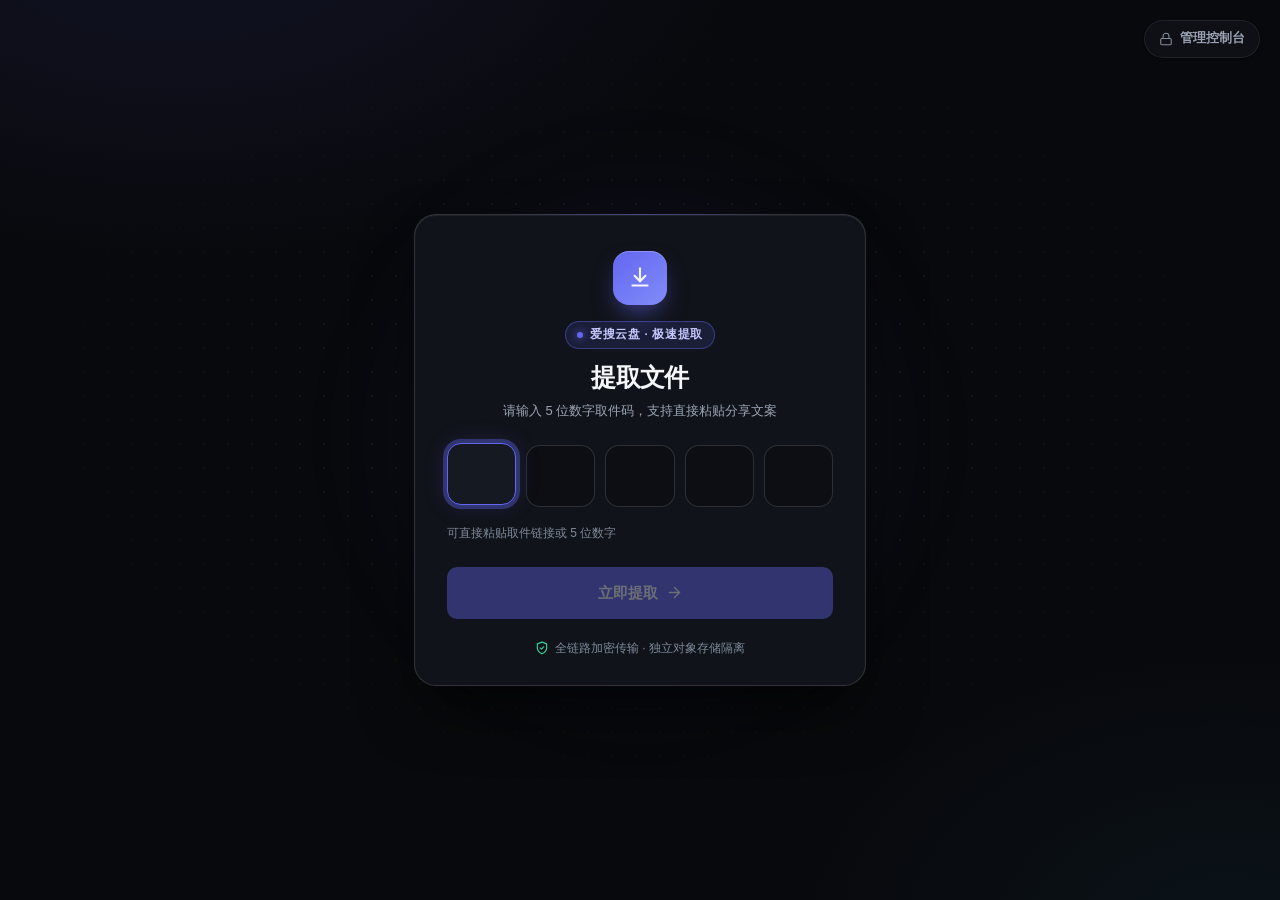
<file: index.html>
<!doctype html>
<html lang="zh-CN">
<head>
  <meta charset="utf-8">
  <meta name="viewport" content="width=device-width, initial-scale=1, viewport-fit=cover">
  <title>爱搜云盘 · 文件提取</title>
  <meta name="description" content="爱搜云盘：输入 5 位数字取件码即可极速提取文件，支持有效期与限次安全分享。">
  <link rel="stylesheet" href="/tokens.css?v=2">
  <link rel="stylesheet" href="/style.css?v=9">
</head>
<body class="center-page">
  <a class="admin-link" href="/admin.html">
    <svg viewBox="0 0 24 24" fill="none" stroke="currentColor" stroke-width="1.8" stroke-linecap="round" stroke-linejoin="round" aria-hidden="true">
      <rect x="3" y="11" width="18" height="11" rx="2" ry="2"></rect>
      <path d="M7 11V7a5 5 0 0 1 10 0v4"></path>
    </svg>
    <span>管理控制台</span>
  </a>

  <main class="panel public-panel">
    <div class="logo" aria-hidden="true">
      <svg viewBox="0 0 24 24" fill="none" stroke="currentColor" stroke-width="1.9" stroke-linecap="round" stroke-linejoin="round">
        <path d="M12 3v12"></path>
        <path d="m7 10 5 5 5-5"></path>
        <path d="M5 19h14"></path>
      </svg>
    </div>

    <p class="eyebrow">
      <span class="eyebrow-dot" aria-hidden="true"></span>
      <span>爱搜云盘 · 极速提取</span>
    </p>
    <h1>提取文件</h1>
    <p class="muted">请输入 5 位数字取件码，支持直接粘贴分享文案</p>

    <form id="pickupForm" novalidate>
      <div class="code-grid" id="codeGrid" role="group" aria-label="5 位数字取件码">
        <input inputmode="numeric" pattern="[0-9]" maxlength="1" aria-label="取件码第 1 位" autocomplete="one-time-code" autofocus>
        <input inputmode="numeric" pattern="[0-9]" maxlength="1" aria-label="取件码第 2 位" autocomplete="off">
        <input inputmode="numeric" pattern="[0-9]" maxlength="1" aria-label="取件码第 3 位" autocomplete="off">
        <input inputmode="numeric" pattern="[0-9]" maxlength="1" aria-label="取件码第 4 位" autocomplete="off">
        <input inputmode="numeric" pattern="[0-9]" maxlength="1" aria-label="取件码第 5 位" autocomplete="off">
      </div>

      <div class="code-helper">
        <span class="code-helper-text" id="codeHelper">可直接粘贴取件链接或 5 位数字</span>
        <button type="button" class="code-clear" id="clearCode" hidden>清空</button>
      </div>

      <button type="submit" id="pickupButton" class="button" disabled>
        <span id="pickupButtonText">立即提取</span>
        <svg viewBox="0 0 24 24" fill="none" stroke="currentColor" stroke-width="2" stroke-linecap="round" stroke-linejoin="round" aria-hidden="true">
          <path d="M5 12h14"></path>
          <path d="m12 5 7 7-7 7"></path>
        </svg>
      </button>
    </form>

    <p class="hint">
      <svg viewBox="0 0 24 24" fill="none" stroke="currentColor" stroke-width="2" stroke-linecap="round" stroke-linejoin="round" aria-hidden="true">
        <path d="M12 22s8-4 8-10V5l-8-3-8 3v7c0 6 8 10 8 10z"></path>
        <path d="m9 12 2 2 4-4"></path>
      </svg>
      <span>全链路加密传输 · 独立对象存储隔离</span>
    </p>
  </main>

  <script src="/index.js?v=1"></script>
</body>
</html>
</file>
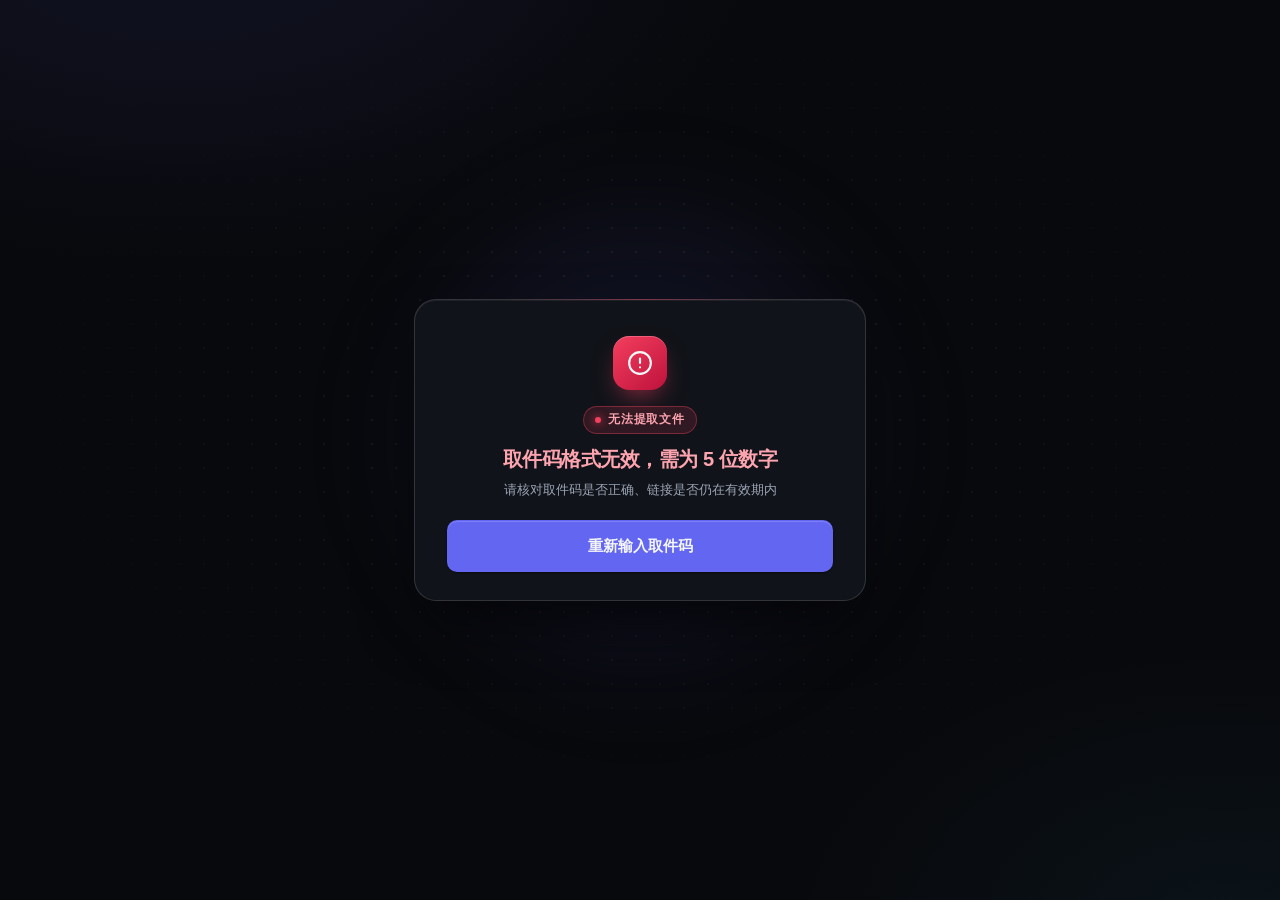
<file: pickup.html>
<!doctype html>
<html lang="zh-CN">
<head>
  <meta charset="utf-8">
  <meta name="viewport" content="width=device-width, initial-scale=1, viewport-fit=cover">
  <title>提取文件 · 爱搜云盘</title>
  <meta name="description" content="输入 5 位取件码即可安全提取爱搜云盘中的文件，支持有效期校验与限次提示。">
  <link rel="stylesheet" href="/tokens.css?v=2">
  <link rel="stylesheet" href="/style.css?v=9">
</head>
<body class="center-page">
  <main class="panel public-panel is-loading" id="pickupPanel">
    <div class="logo" id="panelLogo" aria-hidden="true">
      <svg viewBox="0 0 24 24" fill="none" stroke="currentColor" stroke-width="1.9" stroke-linecap="round" stroke-linejoin="round">
        <path d="M14 2H6a2 2 0 0 0-2 2v16a2 2 0 0 0 2 2h12a2 2 0 0 0 2-2V8z"></path>
        <polyline points="14 2 14 8 20 8"></polyline>
        <path d="M12 18v-6"></path>
        <path d="m9 15 3 3 3-3"></path>
      </svg>
    </div>

    <p class="eyebrow" id="codeBadge">
      <span class="eyebrow-dot" aria-hidden="true"></span>
      <span id="codeLabel">取件文件</span>
    </p>

    <h1 id="pageTitle">正在准备取件…</h1>
    <p class="muted" id="pageSub">完成安全验证后即可获取下载链接</p>

    <!-- 人机验证与查询阶段 -->
    <div id="verifyStage" class="verify-stage">
      <p class="verify-caption" id="verifyCaption">
        <span class="spinner" aria-hidden="true"></span>
        <span id="verifyText">正在加载人机安全验证…</span>
      </p>
      <div id="turnstileBox" class="cf-turnstile"></div>
    </div>

    <!-- 分享标题说明（有标题时展示） -->
    <p class="share-title" id="shareTitle" hidden></p>

    <!-- 文件信息摘要卡片（验证通过后展示） -->
    <section class="file-summary" id="fileSummary" hidden aria-label="文件信息">
      <div class="file-summary-head">
        <div class="file-type-badge" id="fileTypeBadge" aria-hidden="true"></div>
        <div class="file-summary-info">
          <p class="file-summary-name" id="fileName">—</p>
          <p class="file-summary-sub" id="fileTypeText">文件已就绪</p>
        </div>
      </div>
      <div class="file-meta-chips" id="fileMeta"></div>
    </section>

    <!-- 正常下载操作区 -->
    <div class="pickup-actions" id="downloadActions" hidden>
      <a id="download" class="button" rel="noopener">
        <svg viewBox="0 0 24 24" fill="none" stroke="currentColor" stroke-width="2" stroke-linecap="round" stroke-linejoin="round" aria-hidden="true">
          <path d="M21 15v4a2 2 0 0 1-2 2H5a2 2 0 0 1-2-2v-4"></path>
          <polyline points="7 10 12 15 17 10"></polyline>
          <line x1="12" y1="15" x2="12" y2="3"></line>
        </svg>
        <span>立即下载文件</span>
      </a>
      <p class="download-feedback" id="downloadFeedback" hidden>已触发下载，如未自动开始可再次点击上方按钮</p>
    </div>

    <!-- 异常重试操作区 -->
    <div class="pickup-actions-row" id="errorActions" hidden>
      <button type="button" class="button secondary" id="retryButton">刷新重试</button>
      <a class="button" href="/">重新输入取件码</a>
    </div>

    <p class="hint">
      <svg viewBox="0 0 24 24" fill="none" stroke="currentColor" stroke-width="2" stroke-linecap="round" stroke-linejoin="round" aria-hidden="true">
        <path d="M12 22s8-4 8-10V5l-8-3-8 3v7c0 6 8 10 8 10z"></path>
        <path d="m9 12 2 2 4-4"></path>
      </svg>
      <span>请确认文件来源可信后再下载</span>
    </p>

    <a class="back-link" href="/">
      <svg viewBox="0 0 24 24" fill="none" stroke="currentColor" stroke-width="2" stroke-linecap="round" stroke-linejoin="round" aria-hidden="true">
        <path d="m15 18-6-6 6-6"></path>
      </svg>
      <span>返回取件首页</span>
    </a>
  </main>

  <script src="/pickup.js?v=1"></script>
  <script src="https://challenges.cloudflare.com/turnstile/v0/api.js?onload=onTurnstileLoad&render=explicit" async defer></script>
</body>
</html>
</file>
<file: tokens.css>
/* ============================================================
   爱搜云盘 · 全局设计令牌
   --------------------------------------------
   全站唯一样式真相源。公开取件页与管理后台共同引用本文件，
   所有颜色、间距、圆角、阴影与动效参数均由此统一维护。
   ============================================================ */

:root {
  color-scheme: dark;

  /* ---------- 表面层级（由深到浅） ---------- */
  --bg: #08090c;
  --bg-elevated: #0c0e13;
  --surface-1: #101319;
  --surface-2: #151922;
  --surface-3: #1c212c;
  --surface-hover: #232937;
  --surface-glass: rgba(16, 19, 25, 0.82);

  /* ---------- 边框层级 ---------- */
  --border: rgba(255, 255, 255, 0.075);
  --border-strong: rgba(255, 255, 255, 0.14);
  --border-highlight: rgba(255, 255, 255, 0.22);

  /* ---------- 文本层级（基于卡片表面满足无障碍对比度） ---------- */
  --text: #f4f6f8;
  --text-muted: #9ba4b4;
  --text-dim: #7f899a;

  /* ---------- 强调色系（全站单一靛蓝主色族） ---------- */
  --accent: #6366f1;
  --accent-hover: #7c7ff7;
  --accent-active: #5255e0;
  --accent-soft: rgba(99, 102, 241, 0.14);
  --accent-border: rgba(99, 102, 241, 0.42);
  --accent-ring: rgba(99, 102, 241, 0.36);
  --accent-text: #c7caff;
  --accent-sub: #a5a9f5;
  --accent-gradient: linear-gradient(140deg, #6366f1, #818cf8);

  /* ---------- 语义状态色 ---------- */
  --success: #34d399;
  --success-soft: rgba(52, 211, 153, 0.14);
  --success-border: rgba(52, 211, 153, 0.32);
  --success-text: #86efac;

  --warn: #fbbf24;
  --warn-soft: rgba(251, 191, 36, 0.11);
  --warn-border: rgba(251, 191, 36, 0.3);
  --warn-text: #fde08d;

  --danger: #f43f5e;
  --danger-hover: #f65d78;
  --danger-soft: rgba(244, 63, 94, 0.14);
  --danger-border: rgba(244, 63, 94, 0.38);
  --danger-text: #fda4af;
  --danger-gradient: linear-gradient(140deg, #f43f5e, #be123c);

  --info: #38bdf8;
  --info-soft: rgba(56, 189, 248, 0.13);
  --info-text: #7dd3fc;

  /* ---------- 存储空间标识点 ---------- */
  --r2-dot: #f59e0b;
  --aws-dot: #60a5fa;

  /* ---------- 圆角体系 ---------- */
  --r-xs: 6px;
  --r-sm: 8px;
  --r-md: 10px;
  --r-lg: 14px;
  --r-xl: 18px;
  --r-2xl: 22px;
  --r-pill: 999px;

  /* ---------- 阴影层级 ---------- */
  --shadow-sm: 0 1px 2px rgba(0, 0, 0, 0.45);
  --shadow-md: 0 12px 30px -10px rgba(0, 0, 0, 0.72);
  --shadow-lg: 0 28px 68px -18px rgba(0, 0, 0, 0.84);

  /* ---------- 间距节奏（8 像素基数） ---------- */
  --sp-1: 4px;
  --sp-2: 8px;
  --sp-3: 12px;
  --sp-4: 16px;
  --sp-5: 20px;
  --sp-6: 24px;
  --sp-8: 32px;
  --sp-10: 40px;

  /* ---------- 字体与动效 ---------- */
  --font: -apple-system, BlinkMacSystemFont, "Segoe UI", Roboto, "PingFang SC", "Hiragino Sans GB", "Microsoft YaHei", sans-serif;
  --mono: "SF Mono", "JetBrains Mono", ui-monospace, "Cascadia Code", Consolas, monospace;
  --ease: cubic-bezier(0.4, 0, 0.2, 1);
  --dur: 0.16s;
}

/* ============================================================
   基础重置与全局深色背景氛围
   ============================================================ */

*,
*::before,
*::after {
  box-sizing: border-box;
}

[hidden] {
  display: none !important;
}

.sr-only {
  position: absolute;
  width: 1px;
  height: 1px;
  padding: 0;
  margin: -1px;
  overflow: hidden;
  clip: rect(0, 0, 0, 0);
  white-space: nowrap;
  border: 0;
}

body {
  margin: 0;
  min-height: 100vh;
  min-height: 100dvh;
  font-family: var(--font);
  font-size: 14px;
  line-height: 1.55;
  color: var(--text);
  background-color: var(--bg);
  background-image:
    radial-gradient(960px 580px at 14% -10%, rgba(99, 102, 241, 0.11), transparent 62%),
    radial-gradient(760px 500px at 96% 104%, rgba(56, 189, 248, 0.055), transparent 58%);
  background-attachment: fixed;
  -webkit-font-smoothing: antialiased;
  text-rendering: optimizeLegibility;
}

::selection {
  background: rgba(99, 102, 241, 0.35);
  color: var(--text);
}

::-webkit-scrollbar {
  width: 10px;
  height: 10px;
}

::-webkit-scrollbar-track {
  background: transparent;
}

::-webkit-scrollbar-thumb {
  background: rgba(255, 255, 255, 0.11);
  border: 2px solid transparent;
  border-radius: var(--r-pill);
  background-clip: content-box;
}

::-webkit-scrollbar-thumb:hover {
  background: rgba(255, 255, 255, 0.2);
  background-clip: content-box;
}

/* 尊重系统的减弱动效偏好 */
@media (prefers-reduced-motion: reduce) {
  *,
  *::before,
  *::after {
    animation-duration: 0.01ms !important;
    animation-iteration-count: 1 !important;
    transition-duration: 0.01ms !important;
    scroll-behavior: auto !important;
  }
}
</file>
<file: style.css>
/* ============================================================
   爱搜云盘 · 公开取件页样式
   --------------------------------------------
   覆盖页面：取件码首页、取件落地页
   设计令牌全部来自全局令牌文件，保持骨架与视觉完整自洽
   ============================================================ */

/* ---------- 1. 页面居中骨架与氛围层 ---------- */
.center-page {
  position: relative;
  display: flex;
  flex-direction: column;
  align-items: center;
  justify-content: center;
  min-height: 100vh;
  min-height: 100dvh;
  padding:
    max(var(--sp-6), env(safe-area-inset-top))
    max(var(--sp-5), env(safe-area-inset-right))
    max(var(--sp-6), env(safe-area-inset-bottom))
    max(var(--sp-5), env(safe-area-inset-left));
  overflow-x: hidden;
  overflow-y: auto;
}

/* 背景细点阵与柔和聚光，克制营造精密工具感 */
.center-page::before {
  content: "";
  position: fixed;
  inset: 0;
  background-image: radial-gradient(rgba(255, 255, 255, 0.065) 1px, transparent 1px);
  background-size: 24px 24px;
  mask-image: radial-gradient(ellipse 68% 60% at 50% 45%, #000 18%, transparent 78%);
  -webkit-mask-image: radial-gradient(ellipse 68% 60% at 50% 45%, #000 18%, transparent 78%);
  pointer-events: none;
  z-index: 0;
}

.center-page::after {
  content: "";
  position: fixed;
  top: 50%;
  left: 50%;
  width: min(640px, 130vw);
  height: min(640px, 130vw);
  transform: translate(-50%, -52%);
  border-radius: 50%;
  background: radial-gradient(circle, rgba(99, 102, 241, 0.16), transparent 66%);
  filter: blur(36px);
  pointer-events: none;
  z-index: 0;
}

/* ---------- 2. 顶部管理员入口 ---------- */
.admin-link {
  position: fixed;
  top: max(var(--sp-5), env(safe-area-inset-top));
  right: max(var(--sp-5), env(safe-area-inset-right));
  z-index: 20;
  display: inline-flex;
  align-items: center;
  gap: 7px;
  min-height: 38px;
  padding: 8px 14px;
  font-size: 12.5px;
  font-weight: 600;
  color: var(--text-muted);
  text-decoration: none;
  background: var(--surface-glass);
  border: 1px solid var(--border);
  border-radius: var(--r-pill);
  backdrop-filter: blur(14px);
  -webkit-backdrop-filter: blur(14px);
  box-shadow: var(--shadow-sm);
  transition: color var(--dur) var(--ease), border-color var(--dur) var(--ease),
    background var(--dur) var(--ease), transform var(--dur) var(--ease);
}

.admin-link svg {
  width: 14px;
  height: 14px;
  flex: 0 0 auto;
  opacity: 0.85;
}

.admin-link:hover {
  color: var(--text);
  background: var(--surface-2);
  border-color: var(--accent-border);
  transform: translateY(-1px);
}

.admin-link:focus,
.admin-link:focus-visible {
  outline: none;
  color: var(--text);
  border-color: var(--accent);
  box-shadow: 0 0 0 3px var(--accent-ring);
}

/* ---------- 3. 取件主面板 ---------- */
.panel {
  background: var(--surface-1);
  border: 1px solid var(--border);
  border-radius: var(--r-lg);
}

.public-panel {
  position: relative;
  z-index: 1;
  display: flex;
  flex-direction: column;
  align-items: center;
  width: min(452px, 100%);
  padding: 36px 32px 28px;
  text-align: center;
  background: var(--surface-1);
  border: 1px solid var(--border-strong);
  border-radius: var(--r-2xl);
  box-shadow: var(--shadow-lg), inset 0 1px 0 rgba(255, 255, 255, 0.06);
  animation: panel-enter 0.32s var(--ease) both;
}

/* 顶部极细高光折线 */
.public-panel::before {
  content: "";
  position: absolute;
  top: -1px;
  left: 20%;
  right: 20%;
  height: 1px;
  background: linear-gradient(90deg, transparent, var(--accent-border), transparent);
  pointer-events: none;
}

@keyframes panel-enter {
  from {
    opacity: 0;
    transform: translateY(10px) scale(0.99);
  }
  to {
    opacity: 1;
    transform: none;
  }
}

.public-panel .logo {
  display: grid;
  place-items: center;
  width: 54px;
  height: 54px;
  margin-bottom: var(--sp-4);
  color: var(--text);
  border-radius: 16px;
  background: var(--accent-gradient);
  box-shadow: 0 12px 26px -8px rgba(99, 102, 241, 0.65), inset 0 1px 0 rgba(255, 255, 255, 0.24);
  transition: background var(--dur) var(--ease), box-shadow var(--dur) var(--ease);
}

.public-panel .logo svg {
  width: 26px;
  height: 26px;
}

.eyebrow {
  display: inline-flex;
  align-items: center;
  gap: 7px;
  margin: 0 0 var(--sp-3);
  padding: 4px 11px;
  font-size: 11.5px;
  font-weight: 600;
  letter-spacing: 0.06em;
  color: var(--accent-text);
  background: var(--accent-soft);
  border: 1px solid var(--accent-border);
  border-radius: var(--r-pill);
}

.eyebrow-dot {
  width: 6px;
  height: 6px;
  border-radius: 50%;
  background: var(--accent);
  box-shadow: 0 0 8px var(--accent);
}

.eyebrow-mono {
  font-family: var(--mono);
  font-variant-numeric: tabular-nums;
  letter-spacing: 0.1em;
}

.public-panel h1 {
  margin: 0;
  font-size: 25px;
  font-weight: 700;
  line-height: 1.3;
  letter-spacing: -0.025em;
  color: var(--text);
  text-wrap: pretty;
  overflow-wrap: anywhere;
}

.muted {
  margin: var(--sp-2) 0 0;
  font-size: 13px;
  color: var(--text-muted);
  text-wrap: pretty;
}

.public-panel form {
  width: 100%;
  margin-top: var(--sp-6);
}

/* ---------- 4. 五位取件码输入格子 ---------- */
.code-grid {
  display: grid;
  grid-template-columns: repeat(5, 1fr);
  gap: 10px;
  margin: 0;
}

.code-grid.is-shake {
  animation: code-shake 0.34s var(--ease);
}

@keyframes code-shake {
  0%,
  100% {
    transform: translateX(0);
  }
  22% {
    transform: translateX(-6px);
  }
  45% {
    transform: translateX(6px);
  }
  68% {
    transform: translateX(-4px);
  }
  85% {
    transform: translateX(3px);
  }
}

.code-grid input {
  width: 100%;
  height: 62px;
  margin: 0;
  padding: 0;
  font-family: var(--mono);
  font-size: 25px;
  font-weight: 700;
  line-height: 1;
  text-align: center;
  color: var(--text);
  background: var(--bg-elevated);
  border: 1.5px solid var(--border-strong);
  border-radius: var(--r-lg);
  outline: none;
  caret-color: var(--accent-text);
  font-variant-numeric: tabular-nums;
  transition: border-color var(--dur) var(--ease), box-shadow var(--dur) var(--ease),
    background var(--dur) var(--ease), transform var(--dur) var(--ease);
}

.code-grid input:hover {
  border-color: var(--border-highlight);
}

.code-grid input.is-filled {
  background: var(--surface-2);
  border-color: var(--accent-border);
}

.code-grid input:focus,
.code-grid input:focus-visible {
  border-color: var(--accent);
  background: var(--surface-2);
  box-shadow: 0 0 0 4px var(--accent-ring), 0 0 24px rgba(99, 102, 241, 0.2);
  transform: translateY(-2px);
}

/* 取件码输入辅助条 */
.code-helper {
  display: flex;
  align-items: center;
  justify-content: space-between;
  gap: var(--sp-2);
  min-height: 28px;
  margin: var(--sp-3) 0 var(--sp-5);
  font-size: 12px;
  color: var(--text-dim);
}

.code-helper-text {
  text-align: left;
}

.code-clear {
  display: inline-flex;
  align-items: center;
  gap: 4px;
  width: auto !important;
  padding: 4px 9px !important;
  font-size: 12px !important;
  font-weight: 600 !important;
  color: var(--text-muted) !important;
  background: transparent !important;
  border: 1px solid var(--border) !important;
  border-radius: var(--r-sm) !important;
  box-shadow: none !important;
}

.code-clear:hover {
  color: var(--text) !important;
  background: var(--surface-3) !important;
  border-color: var(--border-strong) !important;
  transform: none !important;
  box-shadow: none !important;
}

/* ---------- 5. 主操作按钮与次级按钮 ---------- */
.public-panel .button,
.public-panel button {
  display: inline-flex;
  align-items: center;
  justify-content: center;
  gap: 8px;
  width: 100%;
  min-height: 48px;
  padding: 13px var(--sp-4);
  font: inherit;
  font-size: 15px;
  font-weight: 650;
  color: var(--text);
  text-decoration: none;
  background: var(--accent);
  border: 1px solid transparent;
  border-radius: var(--r-md);
  box-shadow: var(--shadow-sm), inset 0 1px 0 rgba(255, 255, 255, 0.16);
  cursor: pointer;
  transition: background var(--dur) var(--ease), box-shadow var(--dur) var(--ease),
    transform var(--dur) var(--ease), border-color var(--dur) var(--ease);
}

.public-panel .button svg,
.public-panel button svg {
  width: 17px;
  height: 17px;
  flex: 0 0 auto;
}

.public-panel .button:hover,
.public-panel button:hover {
  background: var(--accent-hover);
  transform: translateY(-1px);
  box-shadow: 0 10px 24px -8px rgba(99, 102, 241, 0.55), inset 0 1px 0 rgba(255, 255, 255, 0.16);
}

.public-panel .button:active,
.public-panel button:active {
  background: var(--accent-active);
  transform: translateY(0.5px);
}

.public-panel .button:disabled,
.public-panel button:disabled {
  opacity: 0.4;
  cursor: not-allowed;
  transform: none;
  box-shadow: none;
}

.public-panel .button:focus,
.public-panel .button:focus-visible,
.public-panel button:focus,
.public-panel button:focus-visible {
  outline: none;
  box-shadow: 0 0 0 3px var(--accent-ring);
}

.public-panel .button.secondary,
.public-panel button.secondary {
  color: var(--text);
  background: var(--surface-3);
  border-color: var(--border-strong);
  box-shadow: none;
}

.public-panel .button.secondary:hover,
.public-panel button.secondary:hover {
  background: var(--surface-hover);
  border-color: var(--border-highlight);
  box-shadow: none;
}

/* ---------- 6. 取件落地页：验证区与文件信息卡 ---------- */
.verify-stage {
  display: flex;
  flex-direction: column;
  align-items: center;
  gap: var(--sp-3);
  width: 100%;
  margin-top: var(--sp-5);
  padding: var(--sp-4);
  background: var(--surface-2);
  border: 1px solid var(--border);
  border-radius: var(--r-lg);
}

.verify-caption {
  display: inline-flex;
  align-items: center;
  gap: 8px;
  margin: 0;
  font-size: 12.5px;
  font-weight: 550;
  color: var(--text-muted);
}

.spinner {
  width: 14px;
  height: 14px;
  border: 2px solid var(--border-strong);
  border-top-color: var(--accent);
  border-radius: 50%;
  animation: spin 0.75s linear infinite;
}

@keyframes spin {
  to {
    transform: rotate(360deg);
  }
}

.cf-turnstile {
  display: flex;
  justify-content: center;
  min-height: 65px;
  width: 100%;
  overflow: hidden;
}

/* 分享标题说明卡片 */
.share-title {
  width: 100%;
  margin: var(--sp-4) 0 0;
  padding: var(--sp-3) var(--sp-4);
  font-size: 14px;
  font-weight: 600;
  line-height: 1.6;
  color: var(--text);
  text-align: left;
  overflow-wrap: anywhere;
  background: var(--accent-soft);
  border: 1px solid var(--accent-border);
  border-radius: var(--r-md);
}

/* 文件详情摘要卡片 */
.file-summary {
  display: flex;
  flex-direction: column;
  gap: var(--sp-3);
  width: 100%;
  margin-top: var(--sp-5);
  padding: var(--sp-4);
  text-align: left;
  background: var(--surface-2);
  border: 1px solid var(--border-strong);
  border-radius: var(--r-lg);
}

.file-summary-head {
  display: flex;
  align-items: center;
  gap: var(--sp-3);
  min-width: 0;
}

.file-type-badge {
  display: grid;
  place-items: center;
  flex: 0 0 42px;
  width: 42px;
  height: 42px;
  color: var(--accent-text);
  background: var(--accent-soft);
  border: 1px solid var(--accent-border);
  border-radius: var(--r-md);
}

.file-type-badge svg {
  width: 20px;
  height: 20px;
}

.file-summary-info {
  flex: 1;
  min-width: 0;
}

.file-summary-name {
  margin: 0;
  font-size: 15px;
  font-weight: 650;
  line-height: 1.4;
  color: var(--text);
  overflow-wrap: anywhere;
}

.file-summary-sub {
  margin: 2px 0 0;
  font-size: 12px;
  color: var(--text-dim);
}

.file-meta-chips {
  display: flex;
  flex-wrap: wrap;
  gap: var(--sp-2);
  padding-top: var(--sp-3);
  border-top: 1px solid var(--border);
}

.meta-chip {
  display: inline-flex;
  align-items: center;
  gap: 5px;
  padding: 4px 10px;
  font-size: 12px;
  font-weight: 550;
  font-variant-numeric: tabular-nums;
  color: var(--text-muted);
  background: var(--surface-3);
  border: 1px solid var(--border);
  border-radius: var(--r-pill);
}

.meta-chip.is-warn {
  color: var(--warn-text);
  background: var(--warn-soft);
  border-color: var(--warn-border);
}

.meta-chip.is-success {
  color: var(--success-text);
  background: var(--success-soft);
  border-color: var(--success-border);
}

.pickup-actions {
  display: flex;
  flex-direction: column;
  gap: var(--sp-2);
  width: 100%;
  margin-top: var(--sp-5);
}

.pickup-actions-row {
  display: flex;
  gap: var(--sp-2);
  width: 100%;
  margin-top: var(--sp-5);
}

.pickup-actions-row > * {
  flex: 1 1 0;
}

.download-feedback {
  margin: var(--sp-3) 0 0;
  font-size: 12px;
  color: var(--success-text);
}

/* ---------- 7. 加载中与失败状态 ---------- */
@keyframes pulse-soft {
  0%,
  100% {
    opacity: 1;
  }
  50% {
    opacity: 0.52;
  }
}

.public-panel.is-loading h1 {
  animation: pulse-soft 1.6s var(--ease) infinite;
}

.public-panel.is-ready .logo {
  background: var(--accent-gradient);
}

.public-panel.is-error .logo {
  background: var(--danger-gradient);
  box-shadow: 0 12px 26px -8px rgba(244, 63, 94, 0.58), inset 0 1px 0 rgba(255, 255, 255, 0.22);
}

.public-panel.is-error::before {
  background: linear-gradient(90deg, transparent, var(--danger-border), transparent);
}

.public-panel.is-error .eyebrow {
  color: var(--danger-text);
  background: var(--danger-soft);
  border-color: var(--danger-border);
}

.public-panel.is-error .eyebrow-dot {
  background: var(--danger);
  box-shadow: 0 0 8px var(--danger);
}

.public-panel.is-error h1 {
  font-size: 20px;
  color: var(--danger-text);
}

.public-panel.is-error .hint,
.public-panel.is-error .back-link {
  display: none;
}

/* ---------- 8. 底部安全说明与返回链接 ---------- */
.public-panel .hint {
  display: inline-flex;
  align-items: center;
  justify-content: center;
  gap: 6px;
  margin: var(--sp-5) 0 0;
  font-size: 12px;
  color: var(--text-dim);
}

.public-panel .hint svg {
  width: 14px;
  height: 14px;
  color: var(--success);
  flex: 0 0 auto;
}

.back-link {
  display: inline-flex;
  align-items: center;
  justify-content: center;
  gap: 6px;
  min-height: 36px;
  margin-top: var(--sp-4);
  padding: 6px var(--sp-3);
  font-size: 12.5px;
  font-weight: 600;
  color: var(--text-dim);
  text-decoration: none;
  border-radius: var(--r-sm);
  transition: color var(--dur) var(--ease), background var(--dur) var(--ease);
}

.back-link svg {
  width: 14px;
  height: 14px;
}

.back-link:hover {
  color: var(--text);
  background: rgba(255, 255, 255, 0.05);
}

.back-link:focus,
.back-link:focus-visible {
  outline: none;
  color: var(--text);
  box-shadow: 0 0 0 3px var(--accent-ring);
}

/* ---------- 9. 响应式断点适配（以 390×844 为移动端基线） ---------- */
@media (max-width: 460px) {
  .center-page {
    padding:
      max(56px, env(safe-area-inset-top))
      max(var(--sp-4), env(safe-area-inset-right))
      max(var(--sp-5), env(safe-area-inset-bottom))
      max(var(--sp-4), env(safe-area-inset-left));
  }

  .public-panel {
    padding: 30px 20px 24px;
    border-radius: var(--r-xl);
  }

  .public-panel h1 {
    font-size: 22px;
  }

  .code-grid {
    gap: 8px;
  }

  .code-grid input {
    height: 54px;
    font-size: 22px;
    border-radius: var(--r-md);
  }

  .admin-link {
    top: max(var(--sp-3), env(safe-area-inset-top));
    right: max(var(--sp-3), env(safe-area-inset-right));
    min-height: 36px;
    padding: 7px 12px;
    font-size: 12px;
  }

  .pickup-actions-row {
    flex-direction: column;
  }
}

/* 横屏矮视口收紧纵向留白，保持一屏可读 */
@media (max-height: 640px) {
  .center-page {
    justify-content: flex-start;
    padding-top: 52px;
  }

  .public-panel {
    padding: 24px 24px 20px;
  }

  .public-panel .logo {
    width: 44px;
    height: 44px;
    margin-bottom: var(--sp-3);
  }

  .public-panel .logo svg {
    width: 22px;
    height: 22px;
  }

  .code-grid input {
    height: 52px;
  }
}
</file>
